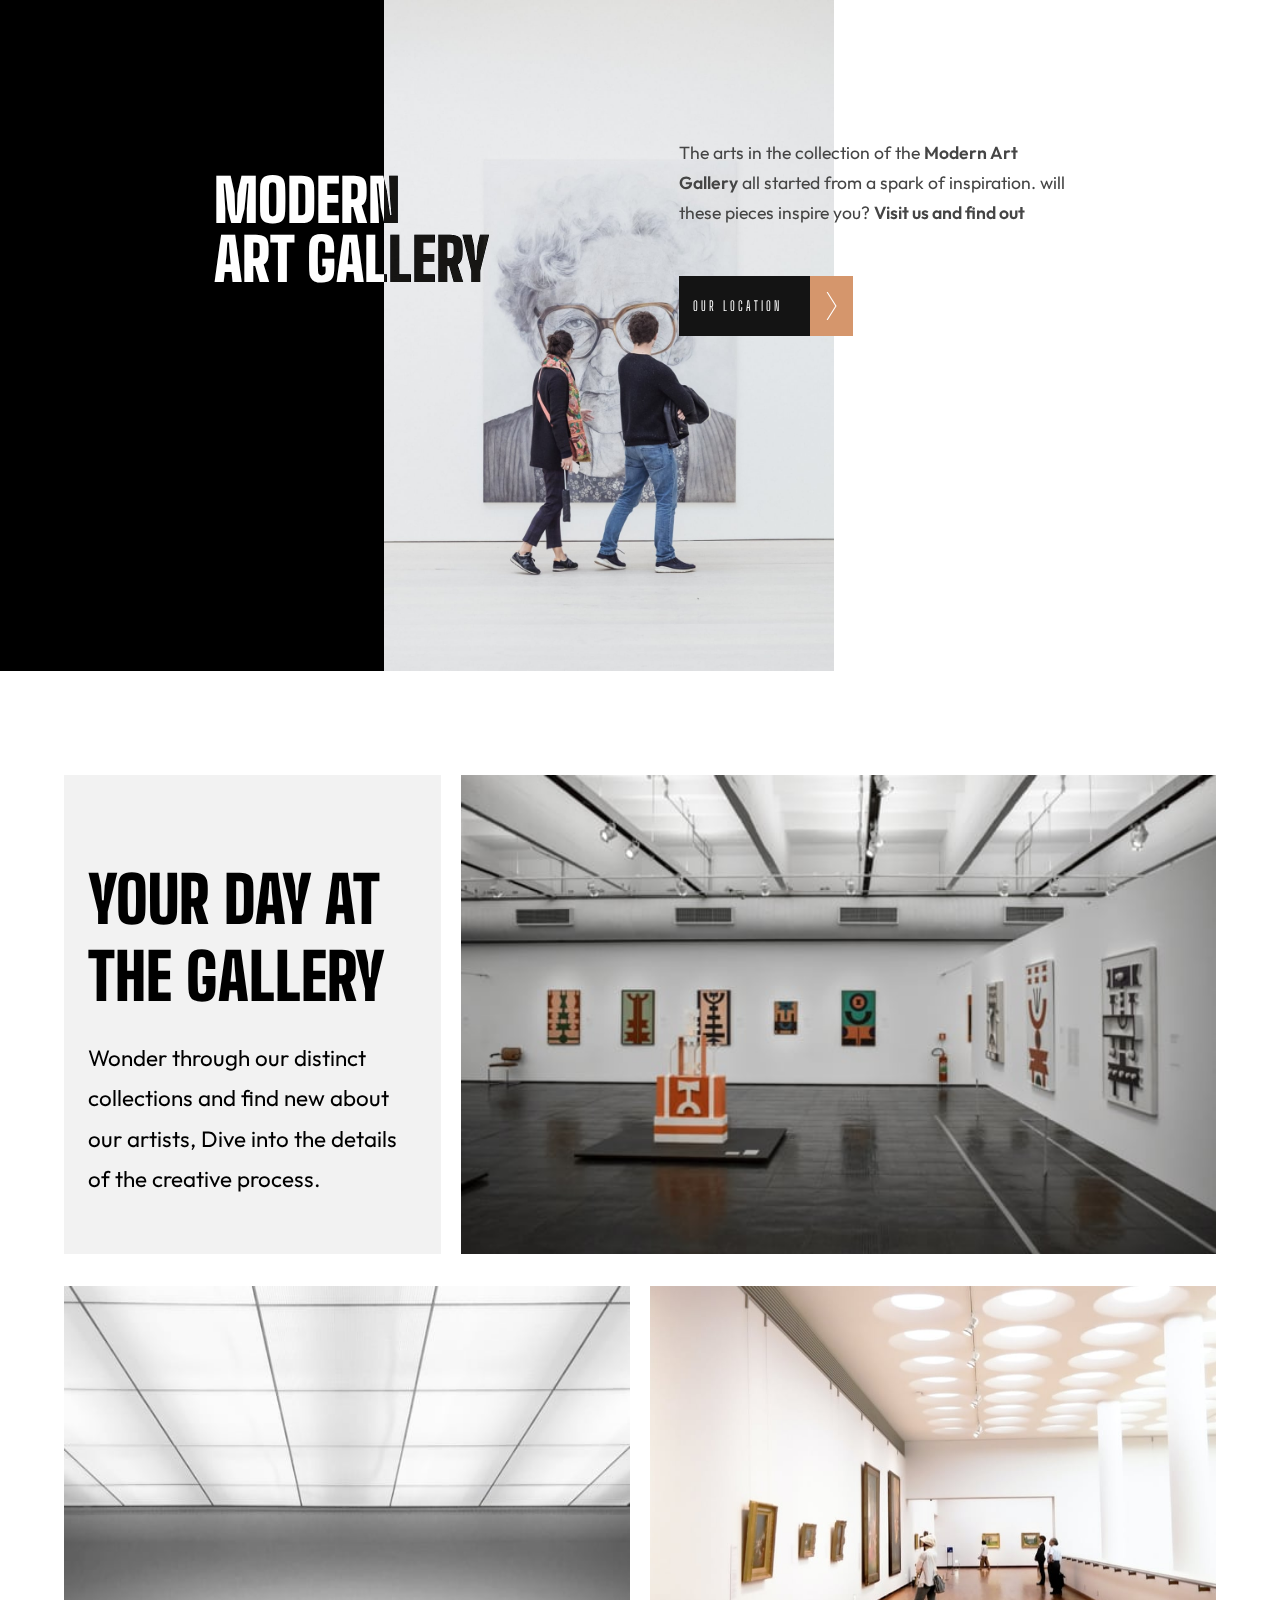
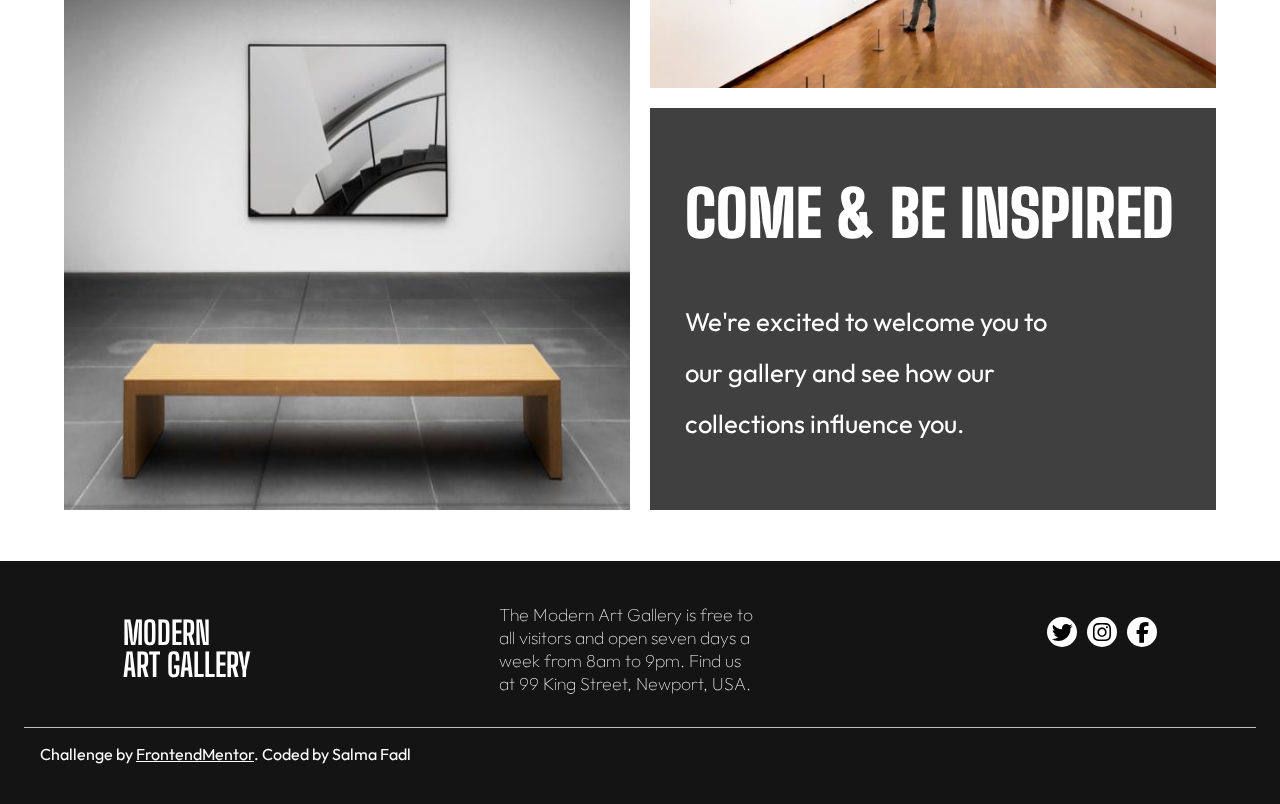
<file: index.html>
<!DOCTYPE html>
<html lang="en">
  <head>
    <meta charset="UTF-8" />
    <meta name="viewport" content="width=device-width, initial-scale=1.0" />
    <link rel="preconnect" href="https://fonts.googleapis.com" />
    <link rel="preconnect" href="https://fonts.gstatic.com" crossorigin />
    <link
      href="https://fonts.googleapis.com/css2?family=Big+Shoulders+Display:wght@800;900&family=Outfit:wght@100;300&display=swap"
      rel="stylesheet"
    />
    <link
      rel="stylesheet"
      href="https://cdnjs.cloudflare.com/ajax/libs/font-awesome/6.4.0/css/all.min.css"
    />
    <link rel="stylesheet" href="style.css" />
    <title>Art Gallery</title>
  </head>
  <body>
    <main>
      <div class="main-container">
        <div class="first-part">
          <div class="color-container"></div>
          <div class="img-wrapper">
            <picture class="hero-img-wrapper">
              <source
                media="(min-width: 650px) and (max-width: 900px)"
                srcset="./tablet/image-hero@2x.jpg"
                width="400px"
                class="header-img"
              />

              <source
                media="(min-width: 900px)"
                srcset="./desktop/image-hero@2x.jpg"
                width="450px"
                class="header-img"
              />

              <img
                src="./mobile/image-hero@2x.jpg"
                alt="two people standing in front of an image"
                class="header-img"
              />
            </picture>
          </div>

          <div class="hero-content">
            <div class="text-wrapper">
              <div class="header">
                <h1>Modern<br />Art Gallery</h1>
              </div>
              <div class="body-content">
                <p class="hero-paragraph">
                  The arts in the collection of the
                  <span>Modern Art Gallery</span> all started from a spark of
                  inspiration. will these pieces inspire you?
                  <span>Visit us and find out</span>
                </p>
                <div class="location-btn-container">
                  <button class="location-btn">
                    <a href="location.html"> our location</a>
                  </button>
                  <img
                    src="./assets/icon-arrow-right.svg"
                    alt="right arrow"
                    class="right-arrow"
                  />
                </div>
              </div>
            </div>
          </div>
        </div>

        <div class="tour">
          <div class="tour-content-hero">
            <div class="day-at-the-gallery">
              <div class="day-description">
                <h2>Your day at the gallery</h2>
                <p class="plan">
                  Wonder through our distinct collections and find new about our
                  artists, Dive into the details of the creative process.
                </p>
              </div>

              <picture class="gallery-img">
                <source
                  media="(min-width: 650px) and (max-width: 900px)"
                  srcset="./tablet/image-grid-1@2x.jpg"
                  width="400px"
                  class="paintings-1"
                />

                <source
                  media="(min-width: 900px)"
                  srcset="./desktop/image-grid-1.jpg"
                  width="200px"
                />

                <img
                  src="./mobile/image-grid-1@2x.jpg"
                  alt="two people standing in front of an image"
                  class="header-img paintings-1"
                />
              </picture>
            </div>

            <div class="img-container">
              <picture class="wooden-chair-img">
                <source
                  media="(min-width: 900px)"
                  srcset="./desktop/image-grid-2.jpg"
                />

                <source
                  media="(min-width: 650px) and (max-width: 900px)"
                  srcset="./tablet/image-grid-2@2x.jpg"
                  width="400px"
                  class="paintings-2"
                />

                <img
                  src="./mobile/image-grid-2@2x.jpg"
                  alt="wooden chair"
                  class="paintings-2"
                />
              </picture>

              <picture class="people-in-musuem">
                <source
                  media="(min-width: 900px)"
                  srcset="./desktop/image-grid-3@2x.jpg"
                />

                <source
                  media="(min-width: 650px) and (max-width: 900px)"
                  srcset="./tablet/image-grid-3@2x.jpg"
                  class="paintings-3"
                />

                <img
                  src="./mobile/image-grid-3@2x.jpg"
                  alt="people in a musuem"
                  class="paintings-3"
                />
              </picture>
              <div class="tour-content">
                <div class="goal">
                  <h2 class="tour-content-title">Come & be inspired</h2>
                  <p class="tour-content-body">
                    We're excited to welcome you to our gallery and see how our
                    collections influence you.
                  </p>
                </div>
              </div>
            </div>
          </div>
        </div>
      </div>

      <footer class="main-footer">
        <div class="footer-content">
          <h3 class="footer-title">
            Modern <br />
            Art Gallery
          </h3>
          <p class="footer-body">
            The Modern Art Gallery is free to all visitors and open seven days a
            week from 8am to 9pm. Find us at 99 King Street, Newport, USA.
          </p>

          <ul class="contact">
            <li><i class="fa-brands fa-twitter"></i></li>
            <li><i class="fa-brands fa-instagram"></i></li>
            <li><i class="fa-brands fa-facebook-f"></i></li>
          </ul>
        </div>

        <div class="coded-by">
          <p class="challenge">
            Challenge by
            <a href="https://www.frontendmentor.io/home" class="frontend"
              >FrontendMentor</a
            >. Coded by Salma Fadl
          </p>
        </div>
      </footer>
    </main>
  </body>
</html>
</file>
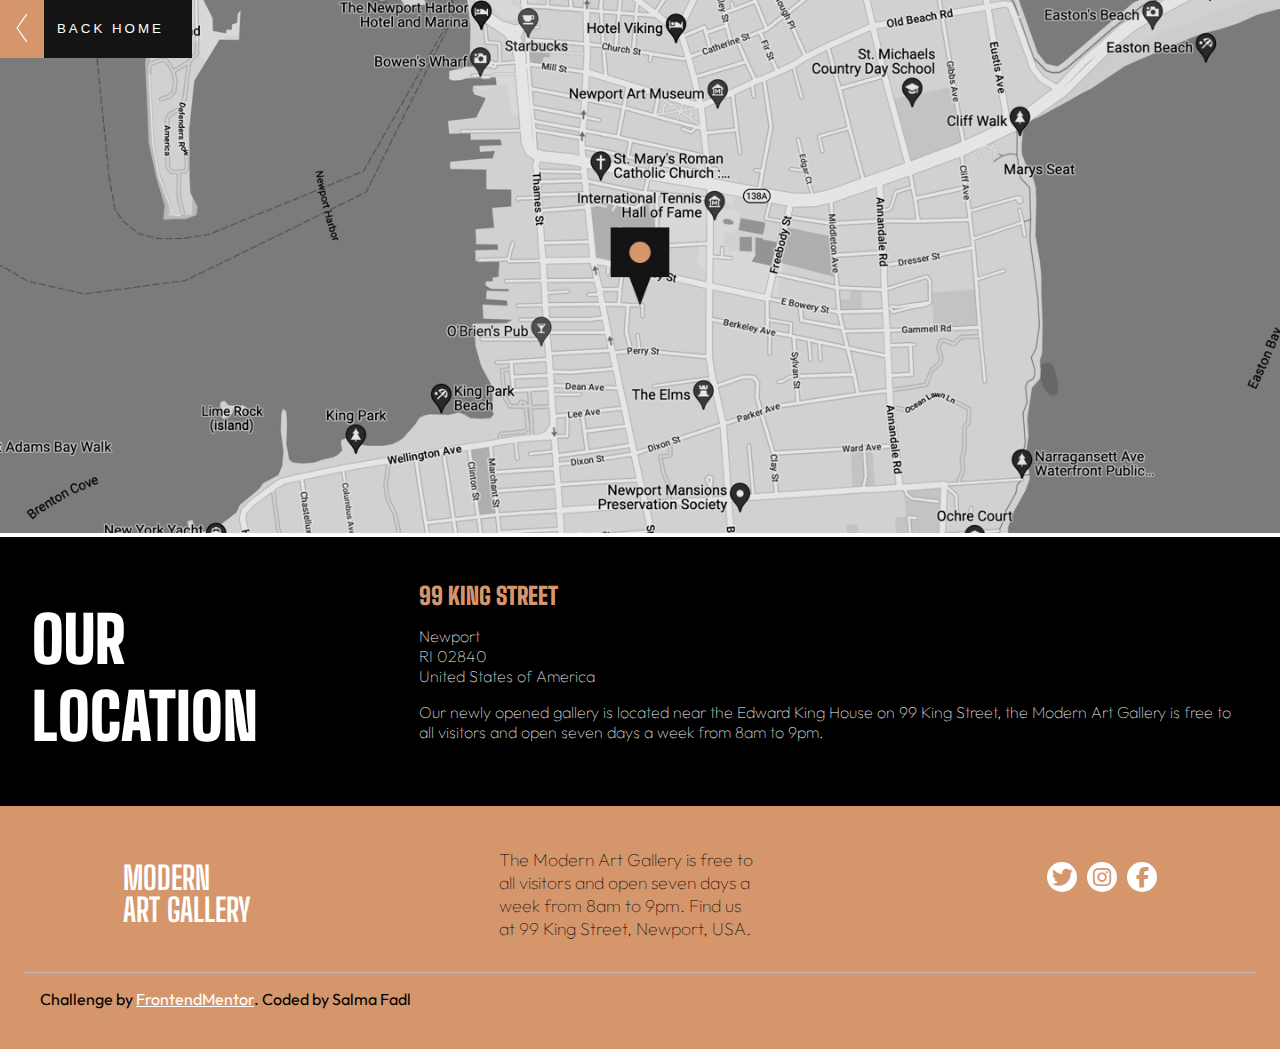
<file: location.html>
<!DOCTYPE html>
<html lang="en">
  <head>
    <meta charset="UTF-8" />
    <meta name="viewport" content="width=device-width, initial-scale=1.0" />
    <link rel="preconnect" href="https://fonts.googleapis.com" />
    <link rel="preconnect" href="https://fonts.gstatic.com" crossorigin />
    <link
      href="https://fonts.googleapis.com/css2?family=Big+Shoulders+Display:wght@800;900&family=Outfit:wght@100;300&display=swap"
      rel="stylesheet"
    />
    <link
      rel="stylesheet"
      href="https://cdnjs.cloudflare.com/ajax/libs/font-awesome/6.4.0/css/all.min.css"
    />
    <link rel="stylesheet" href="style.css" />
    <title>where we are</title>
  </head>
  <body>
    <main>
      <div class="location-main-container">
        <div class="location-map">
          <picture class="map">
            <source
              media="(min-width: 650px) and (max-width: 900px)"
              srcset="./tablet/image-map.png"
            />

            <source
              media="(min-width: 900px)"
              srcset="./desktop/image-map.png"
            />

            <img
              src="./mobile/image-map.png"
              alt="people in a musuem"
              class="map-image"
            />
          </picture>
          <div class="home-btn-container">
            <img
              src="./assets/icon-arrow-left.svg"
              alt="right arrow"
              class="right-arrow"
            />

            <button class="home-btn"><a href="index.html">Back Home</a></button>
          </div>
        </div>

        <div class="location-container">
          <div class="location-details">
            <div class="location-title">
              <h2>Our Location</h2>
            </div>

            <div class="location-body">
              <h3 class="street">99 King Street</h3>
              <p class="address">
                Newport<br />
                RI 02840<br />
                United States of America
              </p>
              <p class="place">
                Our newly opened gallery is located near the Edward King House
                on 99 King Street, the Modern Art Gallery is free to all
                visitors and open seven days a week from 8am to 9pm.
              </p>
            </div>
          </div>
        </div>

        <footer>
          <div class="footer-content">
            <h3 class="footer-title">
              Modern <br />
              Art Gallery
            </h3>
            <p class="footer-body">
              The Modern Art Gallery is free to all visitors and open seven days
              a week from 8am to 9pm. Find us at 99 King Street, Newport, USA.
            </p>

            <ul class="contact">
              <li><i class="fa-brands fa-twitter location-contact"></i></li>
              <li><i class="fa-brands fa-instagram location-contact"></i></li>
              <li><i class="fa-brands fa-facebook-f location-contact"></i></li>
            </ul>
          </div>

          <div class="coded-by">
            <p class="challenge">
              Challenge by
              <a href="https://www.frontendmentor.io/home" class="frontend"
                >FrontendMentor</a
              >. Coded by Salma Fadl
            </p>
          </div>
        </footer>
      </div>
    </main>
  </body>
</html>
</file>
<file: style.css>
* {
  margin: 0;
  padding: 0;
  box-sizing: border-box;
}

body {
  margin: 0 auto;
}

.hero-img-container {
  text-align: center;
}

.header-img {
  max-width: 100%;
}

.hero-content,
.tour {
  padding: 1.5em;
}

h1 {
  font-size: 3.7em;
  font-weight: 900;
  text-transform: uppercase;
  line-height: 1;
  margin-top: 0.2em;
}

h1,
h2,
h3,
.location-btn,
.day-description,
.tour-content-title,
.footer-title {
  font-family: "Big Shoulders Display", cursive;
}

.hero-paragraph,
.plan,
.tour-content-body,
.footer-body,
.challenge,
.footer-body,
.address,
.place,
.coded-by {
  font-family: "Outfit", sans-serif;
}

button,
.right-arrow {
  cursor: pointer;
}

.hero-paragraph {
  margin-top: 1.5em;
  line-height: 1.7;
  color: hsl(0, 0%, 27%);
}

span {
  font-weight: 600;
}

a {
  color: white;
  text-decoration: none;
}

.location-btn-container {
  margin-top: 3em;
  display: flex;
  align-items: center;
}

.location-btn {
  border: none;
  text-transform: uppercase;
  background-color: hsl(0, 0%, 8%);
  color: white;
  padding: 0em 2.1em 0em 1em;
  height: 60px;
  letter-spacing: 3px;
}

.tour {
  margin-top: 5em;
}

.day-description {
  text-align: center;
  background-color: #f2f2f2;
  padding: 2em 2em 1em 2em;
}

h2 {
  text-transform: uppercase;
  font-size: 3em;
  font-weight: 900;
}

.plan {
  margin-top: 1em;
  margin-bottom: 2em;
  padding-left: 1em;
  line-height: 1.8;
  text-align: left;
}

.day-at-the-gallery {
  display: flex;
  flex-direction: column;
}

.gallery-img,
.paintings-2,
.paintings-3,
.tour-content {
  margin-top: 1.3em;
}

.paintings-2,
.paintings-3 {
  width: 100%;
}

.img-container {
  margin-bottom: 1.7em;
  display: flex;
  flex-direction: column;
}

.tour-content {
  background-color: #404040;
  text-align: left;
  padding: 2.2em;
}

.tour-content-title {
  font-size: 3em;
}

.tour-content-title,
.tour-content-body {
  color: hsl(0, 0%, 100%);
}

.tour-content-body {
  line-height: 2;
  font-size: 17px;
  margin-top: 1.7em;
}

.main-footer {
  color: white;
  background-color: hsl(0, 0%, 8%);
  padding: 1.5em;
}

.footer-title {
  margin-top: 1em;
  font-size: 2.2em;
  text-transform: uppercase;
  line-height: 1;
}

.footer-body {
  margin-top: 1.5em;
  font-size: 1.1em;
  font-weight: 100;
  padding-right: 2em;
}

.contact {
  margin-top: 2em;
  list-style: none;
  display: flex;
  gap: 10px;
  padding-bottom: 1em;
}

i {
  color: black;
  font-size: 1.3em;
}

li {
  background-color: white;
  width: 30px;
  height: 30px;
  border-radius: 50%;
  display: flex;
  justify-content: center;
  align-items: center;
}

.coded-by {
  margin-top: 1em;
  border-top: 1px solid #bfbfbf;
}

.challenge {
  margin: 1em 1em;
}

.frontend {
  color: white;
}

/*locations*/
.location-map {
  position: relative;
}

.map {
  max-width: 500px;
}

.map-image {
  width: 100%;
}

.home-btn-container {
  display: flex;
  align-items: center;
  position: absolute;
  top: -0.1em;
}

.home-btn {
  border: none;
  text-transform: uppercase;
  background-color: hsl(0, 0%, 8%);
  color: white;
  padding: 0em 2.1em 0em 1em;
  height: 60px;
  letter-spacing: 3px;
}

.right-arrow {
  height: 60px;
  background-color: hsl(24, 56%, 63%);
  padding: 1em;
}

.location-container {
  background-color: black;
  color: white;
}

.location-details {
  padding: 1em;
}

h2,
h3 {
  text-transform: uppercase;
}

h2 {
  margin-top: 0.5em;
  font-size: 2.5em;
}

.street {
  margin-top: 0.5em;
  font-weight: 900;
  font-size: 1.5em;
}

.address,
.place {
  font-weight: 100;
  margin-top: 1em;
}

.place {
  padding-bottom: 2em;
}

footer {
  color: balck;
  background-color: hsl(24, 56%, 63%);
  padding: 1.5em;
}

.footer-title {
  color: white;
  margin-top: 1em;
  font-size: 2em;
}

.footer-body {
  margin-top: 1em;
  font-size: 1.1em;
  font-weight: 100;
  padding-right: 2.5em;
}

.contact {
  margin-top: 2em;
  list-style: none;
  display: flex;
  gap: 10px;
  padding-bottom: 1em;
}

i {
  font-size: 1.3em;
}

li {
  background-color: white;
  width: 30px;
  height: 30px;
  border-radius: 50%;
  display: flex;
  justify-content: center;
  align-items: center;
}

.coded-by {
  margin-top: 2em;
  border-top: 1px solid #bfbfbf;
}

.challenge {
  margin: 1em 1em;
}

.frontend {
  color: white;
  text-decoration: underline;
}

.location-contact,
.street {
  color: hsl(24, 56%, 63%);
}

/*Tablet media query*/
@media (min-width: 650px) {
  .first-part {
    display: flex;
    position: relative;
  }
  .hero-content {
    position: absolute;
    left: 17em;
    padding-top: 5em;
    padding-left: 5em;
  }
  .text-wrapper {
    padding-right: 3.7em;
  }
  .hero-paragraph {
    font-size: 1.1em;
  }
  .day-at-the-gallery {
    margin: 0 auto;
    display: grid;
    grid-template-columns: 1fr 2fr;
    gap: 20px;
    justify-content: center;
    justify-items: stretch;
    align-items: stretch;
  }
  .paintings-1 {
    width: 100%;
  }
  .day-description {
    display: flex;
    flex-direction: column;
    align-items: center;
    justify-content: center;
    text-align: left;
    padding: 1.5em;
  }
  .plan {
    padding: 0;
    margin: 0;
  }
  .img-container {
    display: grid;
    margin-top: 2em;
    gap: 20px;
    grid-template-columns: 1fr 1fr;
    grid-template-rows: 1fr 1fr;
    grid-template-areas:
      "img1 img2"
      "img1 tour";
  }
  .wooden-chair-img {
    grid-area: img1;
  }
  .people-in-musuem {
    grid-area: img2;
  }
  .tour-content {
    grid-area: tour;
  }
  .paintings-3 {
    margin-top: 0;
  }

  .gallery-img,
  .paintings-1,
  .paintings-3,
  .paintings-2 {
    height: 100%;
  }

  .tour-content,
  .people-in-musuem,
  .paintings-2,
  .gallery-img {
    margin: 0;
  }

  .paintings-2,
  .people-in-musuem {
    padding: 0;
  }

  .footer-content {
    display: flex;
    justify-content: space-around;
    gap: 50px;
  }
  .footer-body {
    width: 300px;
  }

  .location-details {
    padding: 2em;
    display: flex;
    gap: 10em;
  }
}

/*Desktop media query*/
@media (min-width: 900px) {
  .first-part {
    display: flex;
  }
  .header-img {
    height: 100%;
  }
  .color-container {
    background-color: black;
    width: 30%;
  }
  .hero-content {
    margin: 0 auto;
    width: 100%;
    padding: 0;
    left: 0;
  }
  .text-wrapper {
    width: 79%;
    margin: 0 auto;
    margin-top: 2em;
    padding: 0;
    padding: 5em;
    justify-content: center;
    display: flex;
    gap: 10em;
    align-items: center;
  }
  .header {
    width: 100%;
    background-color: black;
    color: white;
    mix-blend-mode: difference;
  }
  .tour-content-hero {
    margin: 0 auto;
    width: 90vw;
  }
  h2 {
    font-size: 4em;
  }
  .plan {
    padding: 0;
    font-size: 1.4em;
    margin-top: 1em;
  }
  .goal {
    display: flex;
    flex-direction: column;
    margin-top: 2em;
  }
  .tour-content-title {
    padding: 0;
    margin: 0;
    font-size: 4em;
  }
  .tour-content-body {
    padding-right: 5em;
    font-size: 1.6em;
  }
}
</file>
